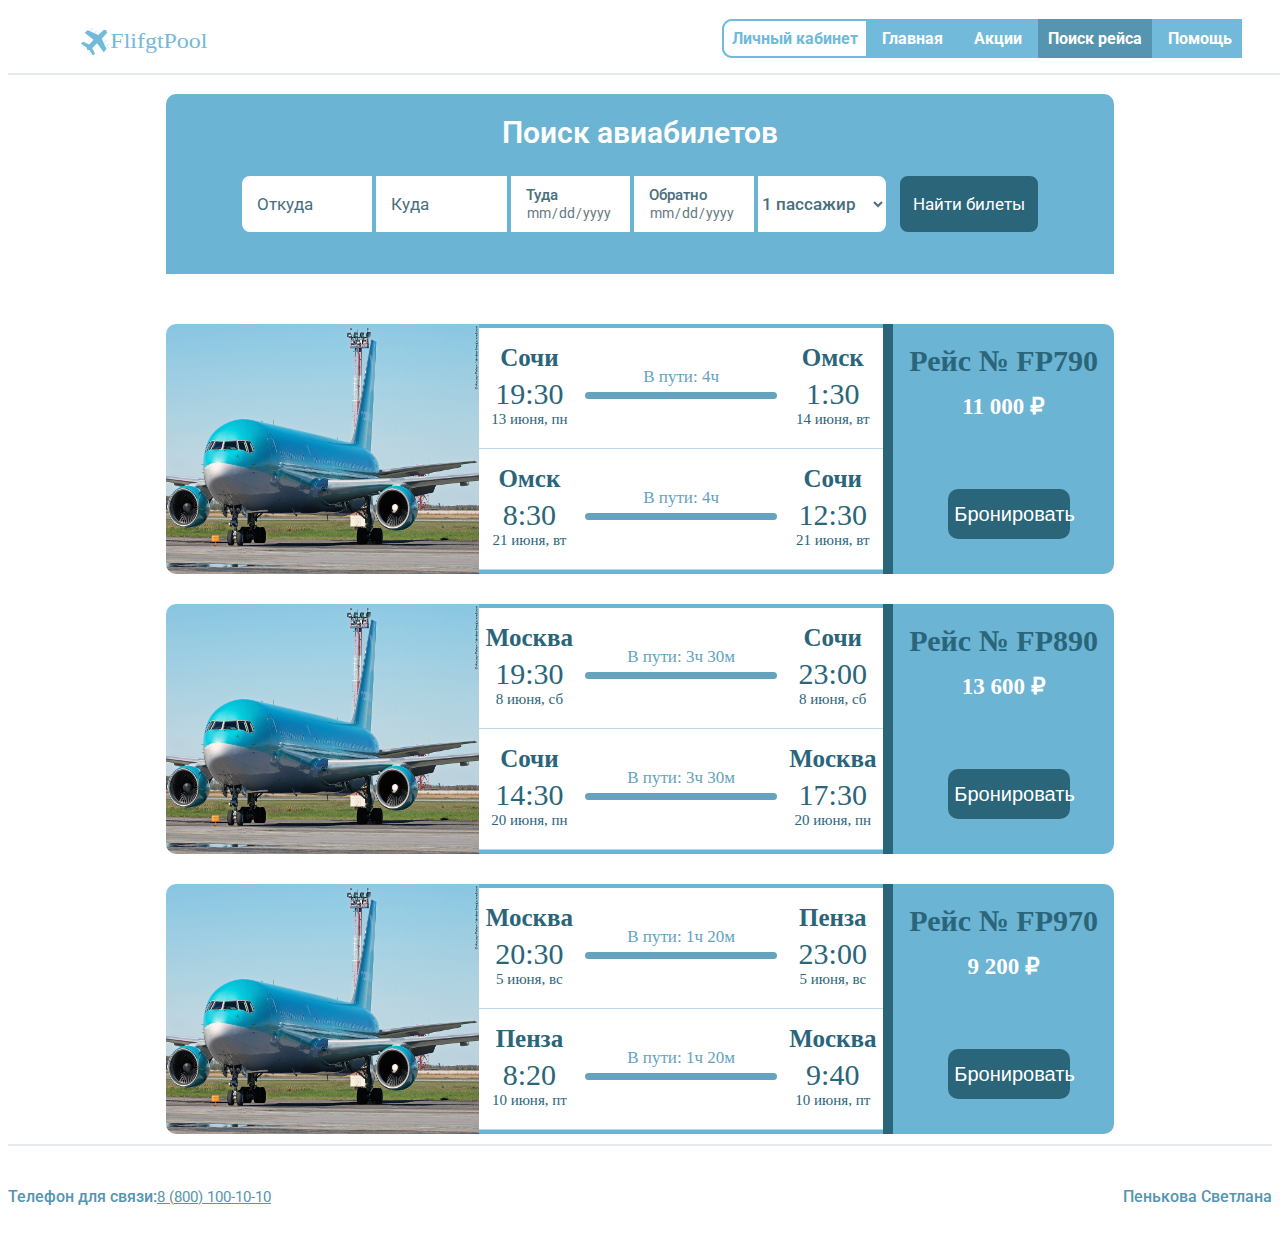
<file: bilet.html>
<!DOCTYPE html>
<html lang="en">
<head>
    <link rel="stylesheet" href="cssindex.css">
    <link rel="stylesheet" href="biletcss.css">
    <meta charset="UTF-8">
    <meta name="viewport" content="width=device-width, initial-scale=1.0">
    <title>Document</title>
</head>
<body>
    <header class="header">
        <div class="test-logo">
            <img src="logo.svg" />
        </div>
        <h3 class="slog">Мы сближаем города, вы – живете там, где хотите!</h3>
        <nav class="nav-links">
            <form action = "vxod.html"> <button class="test-nav-4">Личный кабинет</button></form> 
          <button  class="blue" ><a href="index.html" class="url">Главная</button>
          <button id="test-nav-1" class="blue"><a href="#action" class="url">Акции</a></button>
          <button id="test-nav-2" class="blue" id="glav"><a href="bilet.html"  class="url">Поиск рейса</a></button>
          <button class="blue" for="help"><a href="help" class="url">Помощь </a></button>
         </nav>
      </header>
      <hr>
    <div>
        <h1>Поиск авиабилетов</h1>
        <form class="search" action="bilet.html">
            <input type="text" class="test-0-fd" placeholder="Откуда"  required="required"/>
            <input type="text" class="test-0-fa" placeholder="Куда" required="required"/>
            <input class="test-0-fdt-" type="date"  required="required" />
            <input class="test-0-fat" type="date"   required="required"/>
            <select class="test-0-fnp">
                <option> 1 пассажир</option>
                <option> 2 пассажира</option>
                <option> 3 пассажира</option>
                <option> 4 пассажира</option>
                <option> 5 пассажиров</option>
                <option> 6 пассажиров</option>
                <option> 7 пассажиров</option>
                <option> 8 пассажиров</option>
            </select>
           <button class="test-0-fbs">Найти билеты</button></form>

    </div>

    <div class="bilet">
        <img src="aibas1.jpg" class="test-4-ab">
        <div class="inf">
                <div class="inf_pol">
                    <div class="vilet">
                        <p class="city">Сочи</p>
                        <p class="test-4-dt">19:30</p>
                        <p class="test-4-dd">13 июня, пн</p>
                    </div>
                    <div class="put">
                        <p class="test-4-ft"> В пути: 4ч</p>
                        <div class="put_img"></div>
                    </div>
                    <div class="prilet">
                        <p class="city">Омск</p>
                        <p class="test-4-at">1:30</p>
                        <p class="test-4-dd">14 июня, вт</p>
                    </div>
                </div>
                <div class="inf_pol">
                    <div class="vilet">
                        <p class="city">Омск</p>
                        <p class="test-4-dt">8:30</p>
                        <p class="test-4-dd">21 июня, вт</p>
                    </div>
                    <div class="put">
                        <p class="test-4-ft"> В пути: 4ч</p>
                        <div class="put_img"></div>
                    </div>
                    <div class="prilet">
                        <p class="city">Сочи</p>
                        <p class="test-4-at">12:30</p>
                        <p class="test-4-dd">21 июня, вт</p>
                    </div>
                </div>
        </div>
        <div class="bron_block">
            <p class="test-4-fn"> Рейс № FP790</p>
            <p class="test-4-fp">11 000 ₽</p>
            <hr>
            <form action="vxod.html"><button class="test-4-bsb">Бронировать</button></form>
        </div>
    </div>

    <div class="bilet">
        <img src="aibas1.jpg" class="test-4-ab">
        <div class="inf">
                <div class="inf_pol">
                    <div class="vilet">
                        <p class="city">Москва</p>
                        <p class="test-4-dt">19:30</p>
                        <p class="test-4-dd">8 июня, сб</p>
                    </div>
                    <div class="put">
                        <p class="test-4-ft"> В пути: 3ч 30м</p>
                        <div class="put_img"></div>
                    </div>
                    <div class="prilet">
                        <p class="city">Сочи</p>
                        <p class="test-4-at">23:00</p>
                        <p class="test-4-dd">8 июня, сб</p>
                    </div>
                </div>
                <div class="inf_pol">
                    <div class="vilet">
                        <p class="city">Сочи</p>
                        <p class="test-4-dt">14:30</p>
                        <p class="test-4-dd">20 июня, пн</p>
                    </div>
                    <div class="put">
                        <p class="test-4-ft"> В пути: 3ч 30м</p>
                        <div class="put_img"></div>
                    </div>
                    <div class="prilet">
                        <p class="city">Москва</p>
                        <p class="test-4-at">17:30</p>
                        <p class="test-4-dd">20 июня, пн</p>
                    </div>
                </div>
        </div>
        <div class="bron_block">
            <p class="test-4-fn"> Рейс № FP890</p>
            <p class="test-4-fp">13 600 ₽</p>
            <hr>
            <form action="vxod.html"><button class="test-4-bsb">Бронировать</button></form>
        </div>
    </div>

      <div class="bilet">
        <img src="aibas1.jpg" class="test-4-ab">
        <div class="inf">
                <div class="inf_pol">
                    <div class="vilet">
                        <p class="city">Москва</p>
                        <p class="test-4-dt">20:30</p>
                        <p class="test-4-dd">5 июня, вс</p>
                    </div>
                    <div class="put">
                        <p class="test-4-ft"> В пути: 1ч 20м</p>
                        <div class="put_img"></div>
                    </div>
                    <div class="prilet">
                        <p class="city">Пенза</p>
                        <p class="test-4-at">23:00</p>
                        <p class="test-4-dd">5 июня, вс</p>
                    </div>
                </div>
                <div class="inf_pol">
                    <div class="vilet">
                        <p class="city">Пенза</p>
                        <p class="test-4-dt">8:20</p>
                        <p class="test-4-dd">10 июня, пт</p>
                    </div>
                    <div class="put">
                        <p class="test-4-ft"> В пути: 1ч 20м</p>
                        <div class="put_img"></div>
                    </div>
                    <div class="prilet">
                        <p class="city">Москва</p>
                        <p class="test-4-at">9:40</p>
                        <p class="test-4-dd">10 июня, пт</p>
                    </div>
                </div>
        </div>
        <div class="bron_block">
            <p class="test-4-fn"> Рейс № FP970</p>
            <p class="test-4-fp">9 200 ₽</p>
            <hr>
            <form action="vxod.html"><button class="test-4-bsb">Бронировать</button></form>
        </div>
    </div>




    <footer class="footer" id="help">
        <p>Телефон для связи:<a class="test-0-phone" href="tel:8 (800) 100-10-10">8 (800) 100-10-10</a></p>
        <p >   Пенькова Светлана</p>
    </footer>
</body>
</html>
</file>
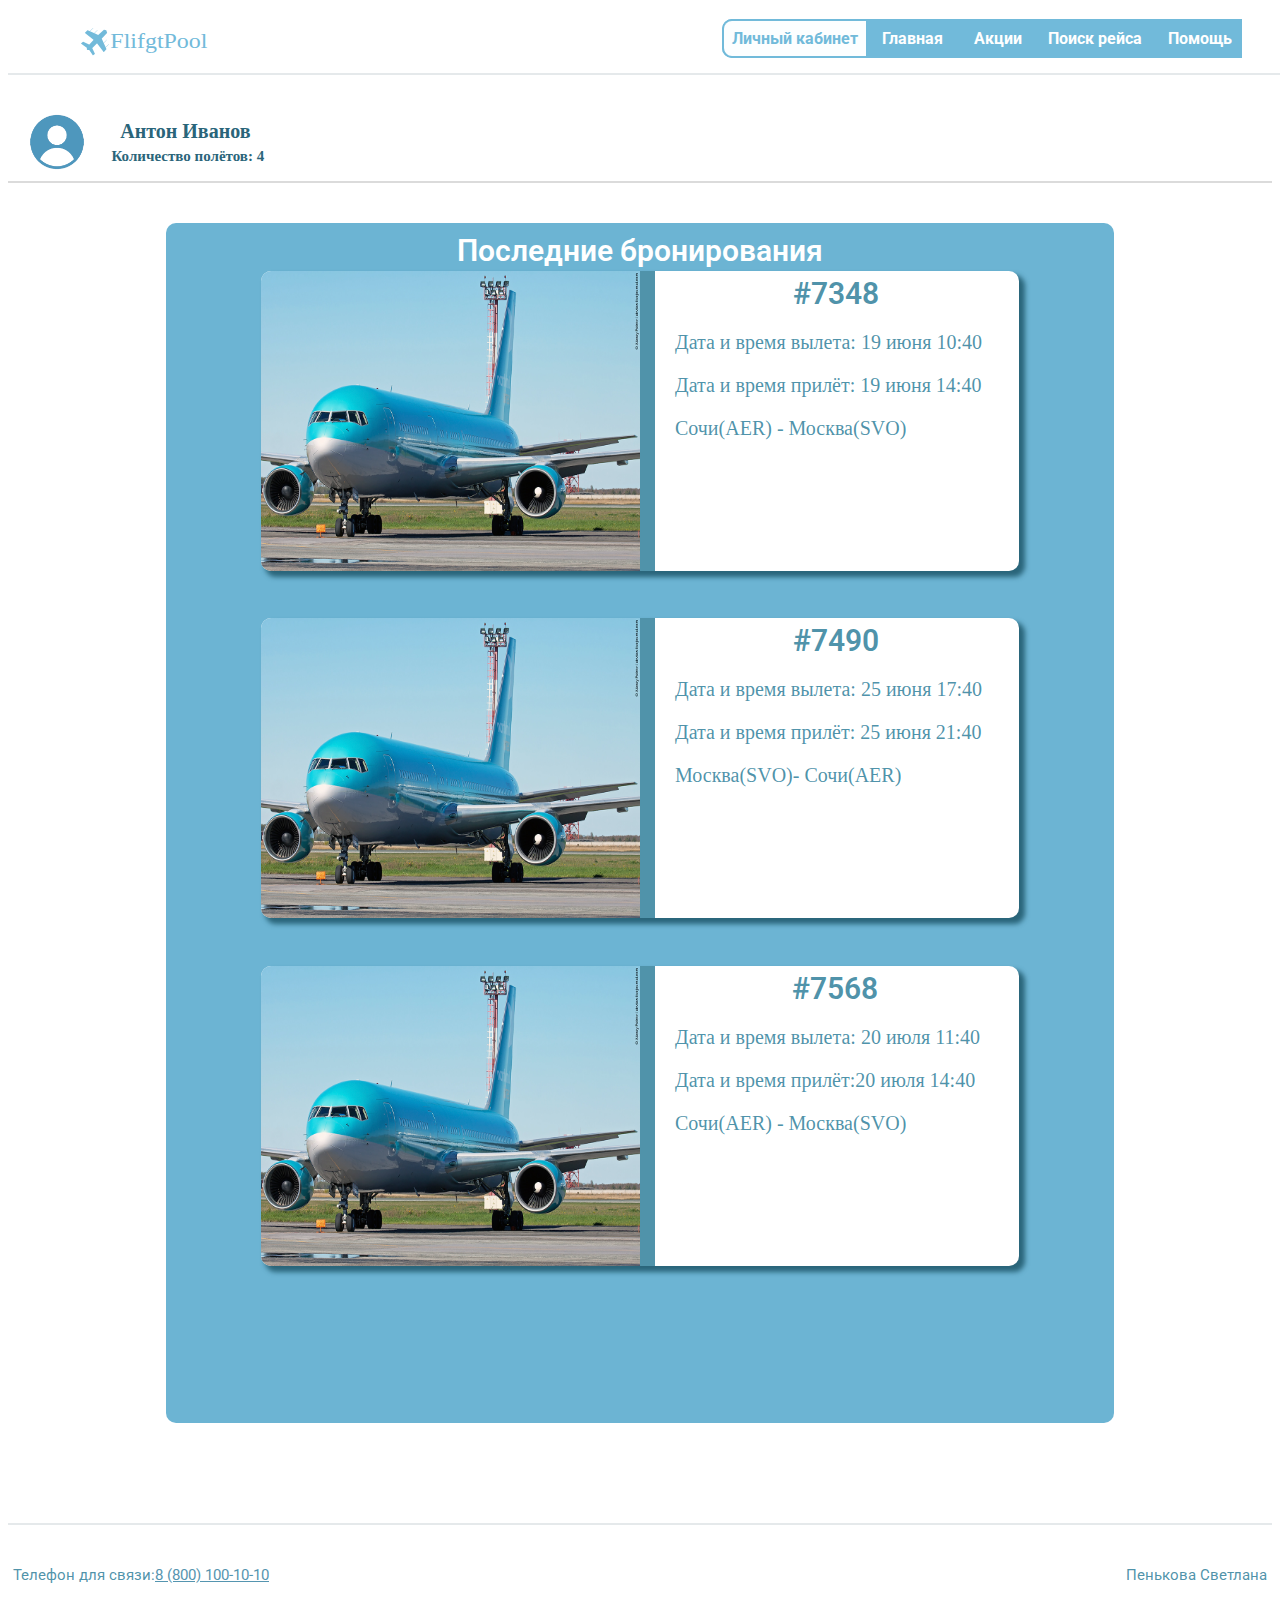
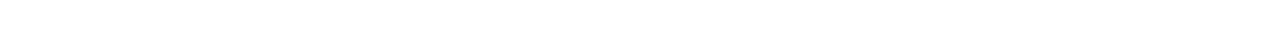
<file: lichn.html>
<!DOCTYPE html>
<html lang="en">
<head>
    <link rel="stylesheet" href="cssindex.css">
    <link rel="stylesheet" href="lichn.css">
    <link rel="stylesheet" type="css" href="mainBxSlider.css">
	<script src="https://ajax.googleapis.com/ajax/libs/jquery/1.11.3/jquery.min.js"></script>
	<script src="jquery.bxslider.js"></script>
	<link href="jquery.bxslider.css" rel="stylesheet" />
    <meta charset="UTF-8">
    <meta name="viewport" content="width=device-width, initial-scale=1.0">
    <title>Document</title>
</head>
<body>
    <header class="header">
        <div class="test-logo">
            <img src="logo.svg" />
        </div>
        <h3 class="slog">Мы сближаем города, вы – живете там, где хотите!</h3>
        <nav class="nav-links">
            <form action = "vxod.html"> <button class="test-nav-4">Личный кабинет</button></form> 
          <button  class="blue" id="glav"><a href="index.html" class="url">Главная</button>
          <button id="test-nav-1" class="blue"><a href="#action" class="url">Акции</a></button>
          <button id="test-nav-2" class="blue"><a href="bilet.html" class="url">Поиск рейса</a></button>
          <button class="blue" for="help"><a href="help" class="url">Помощь </a></button>
         </nav>
      </header>
      <hr>
 <div class="info">
    <img src="ava.png" class="ava"/> 
    <div>
        <p class="user">Антон Иванов</p>
        <p class="ball"> Количество полётов: 4</p>
       <hr>
    </div>
    
    <form action="index.html"><button class="knop">Выйти</button></form>
 </div>
 <div class="princ" >
    <h1 id="tr">Последние бронирования</h1>
    <hr>
    <div>
        <div class="acti">
            <img class="foto " src="aibas1.jpg">
            <div>
                    <h1 class="reis">#7348</h1>
                    <div class="ifob">
                        <p class="infbt_i">Дата и время вылета: 19 июня 10:40</p>
                        <p class="infbt">Дата и время прилёт: 19 июня 14:40</p>
                        <p class="infbt"> Сочи(AER) - Москва(SVO)</p>
                    </div>
            </div>   
        </div>
        <div class="acti">
            <img class="foto " src="aibas1.jpg">
            <div>
                    <h1 class="reis">#7490</h1>
                    <div class="ifob">
                        <p class="infbt_i">Дата и время вылета: 25 июня 17:40</p>
                        <p class="infbt">Дата и время прилёт: 25 июня 21:40</p>
                        <p class="infbt"> Москва(SVO)- Сочи(AER)  </p>
                    </div>
            </div>   
        </div>
        <div class="acti">
            <img class="foto " src="aibas1.jpg">
            <div>
                    <h1 class="reis">#7568</h1>
                    <div class="ifob">
                        <p class="infbt_i">Дата и время вылета: 20 июля 11:40</p>
                        <p class="infbt">Дата и время прилёт:20 июля 14:40</p>
                        <p class="infbt"> Сочи(AER) - Москва(SVO)</p>
                    </div>
            </div>   
        </div>   
    </div>  
</div>
<footer class="footer" id="help">
            <p>Телефон для связи:<a class="test-0-phone" href="tel:8 (800) 100-10-10">8 (800) 100-10-10</a></p>
            <p >   Пенькова Светлана</p>
        </footer>
</file>
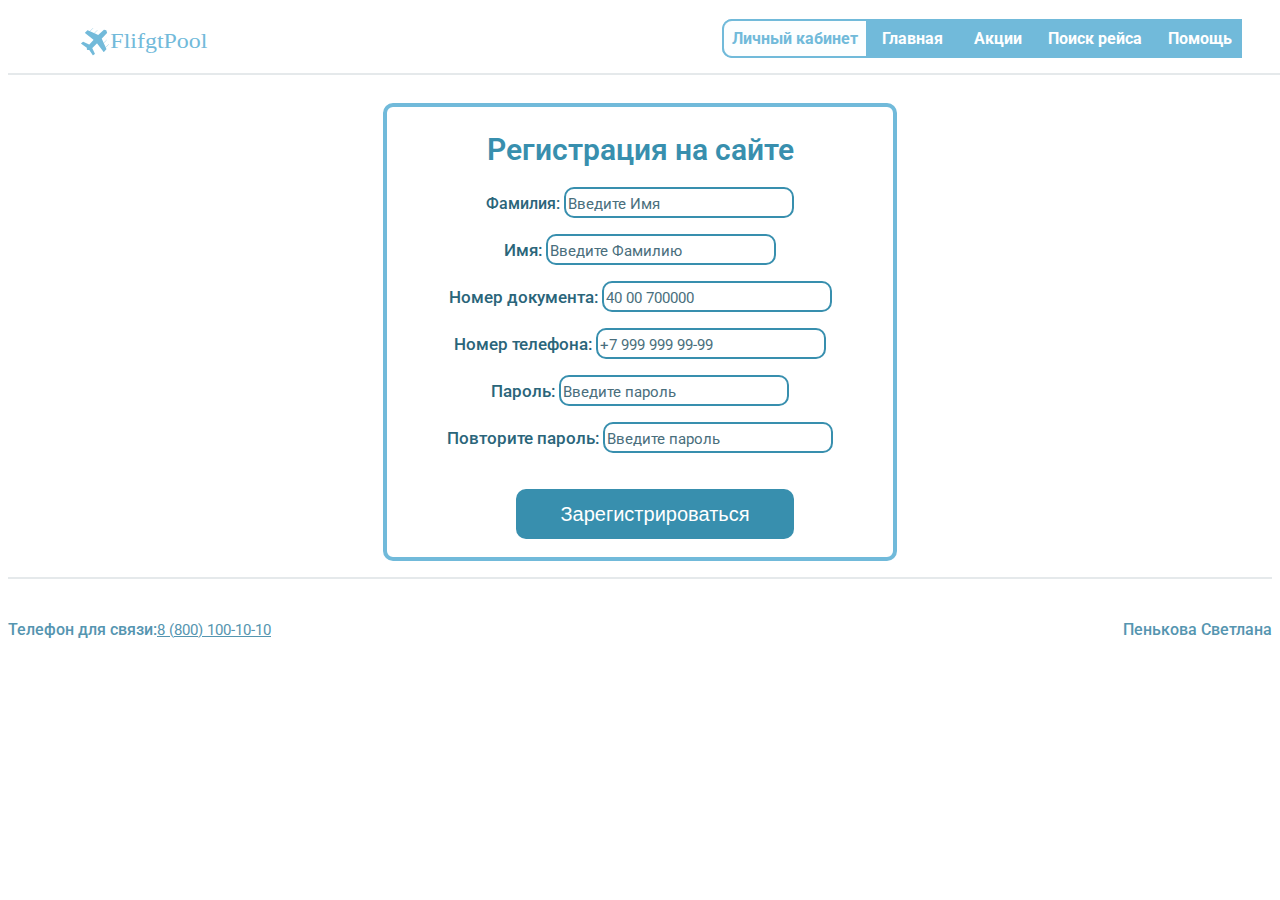
<file: registr.html>
<!DOCTYPE html>
<html lang="en">
<head>
    <link rel="stylesheet" href="cssindex.css">
    <link rel="stylesheet" href="registr.css">
    <meta charset="UTF-8">
    <meta name="viewport" content="width=device-width, initial-scale=1.0">
    <title>Document</title>
</head>
<body>
    <header class="header">
        <div class="test-logo">
            <img src="logo.svg" />
        </div>
        <h3 class="slog">Мы сближаем города, вы – живете там, где хотите!</h3>
        <nav class="nav-links">
          <form action = "vxod.html"> <button class="test-nav-4">Личный кабинет</button></form>
          <button  class="blue" ><a href="index.html" class="url">Главная</button>
          <button id="test-nav-1" class="blue"><a href="#action" class="url">Акции</a></button>
          <button id="test-nav-2" class="blue" id="glav"><a href="bilet.html"  class="url">Поиск рейса</a></button>
          <button class="blue" for="help"><a href="help" class="url">Помощь </a></button>
         </nav>
      </header>
      <hr>
      <div class="registr">
        <h1>Регистрация на сайте</h1>
        <form action="lichn.html">
            <div class="registr_block">
              <p><label class="test-2-last ">Фамилия: <input  type="text" placeholder="Введите Имя" maxlength="15" required="required"></label></p>
              <p><label class="test-2-name ">Имя: <input  type="text" placeholder="Введите Фамилию" maxlength="15" required="required"></p></p>
              <p><label class="test-2-doc ">Номер документа: <input  type="tel" placeholder="40 00 700000 " pattern="[0-9]{2} [0-9]{2} [0-9]{6}" required="required"></label></p>
              <p><label class="test-2-phone ">Номер телефона: <input  type="tel" placeholder="+7 999 999 99-99 " pattern="[+]7 [0-9]{3} [0-9]{3} [0-9]{2}-[0-9]{2}" required="required"></label></p>
              <p><label class="test-2-pass ">Пароль: <input  id="pass1" type="password" pattern="(?=.*\d)(?=.*[!$*]).{7,}"  placeholder="Введите пароль" maxlength="16" required="required"></label></p>
              <div id="pass-1"></div>
              <p><label class="test-2-pass2 ">Повторите пароль: <input class="modal-body-password-free" pattern="(?=.*\d)(?=.*[!$*]).{7,}"  id="pass2" type="password" placeholder="Введите пароль" maxlength="16" required="required"></label></p>
              <div id="pass-2"></div>
            <a href="lichn.html" class="vhod">
              <button class="button">Зарегистрироваться</button>
            </a>
      </div></div>
      <hr>
      <script src="main.js"></script>
      <footer class="footer" id="help">
        <p>Телефон для связи:<a class="test-0-phone" href="tel:8 (800) 100-10-10">8 (800) 100-10-10</a></p>
        <p >   Пенькова Светлана</p>
    </footer>
</body>
</html>
</file>
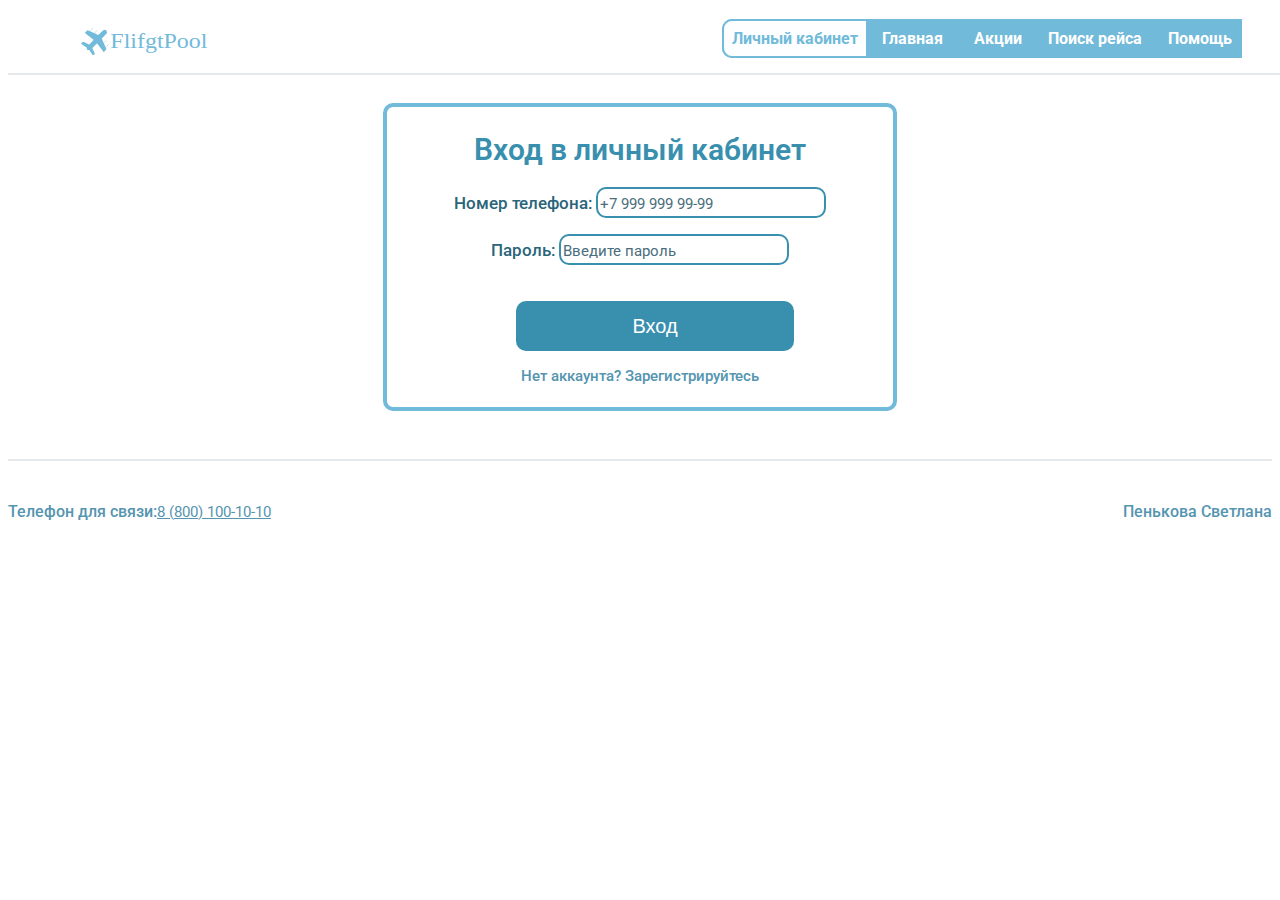
<file: vxod.html>
<!DOCTYPE html>
<html lang="en">
<head>
    <link rel="stylesheet" href="cssindex.css">
    <link rel="stylesheet" href="vxod.css">
    <meta charset="UTF-8">
    <meta name="viewport" content="width=device-width, initial-scale=1.0">
    <title>Document</title>
</head>
<body>
    <header class="header">
        <div class="test-logo">
            <img src="logo.svg" />
        </div>
        <h3 class="slog">Мы сближаем города, вы – живете там, где хотите!</h3>
        <nav class="nav-links">
         <form action = "vxod.html"> <button class="test-nav-4">Личный кабинет</button></form> 
          <button  class="blue" ><a href="index.html" class="url">Главная</button>
          <button id="test-nav-1" class="blue"><a href="#action" class="url">Акции</a></button>
          <button id="test-nav-2" class="blue" id="glav"><a href="bilet.html"  class="url">Поиск рейса</a></button>
          <button class="blue" for="help"><a href="help" class="url">Помощь </a></button>
         </nav>
      </header>
      <hr>
      <div class="registr">
        <h1>Вход в личный кабинет</h1>
        <form action="lichn.html">
            <div class="registr_block">
              <p><label class="test-2-phone ">Номер телефона: <input class="modal-body-nomer-free" type="tel" placeholder="+7 999 999 99-99 " pattern="[+]7 [0-9]{3} [0-9]{3} [0-9]{2}-[0-9]{2}" required="required"></label></p>
              <p><label class="test-2-pass ">Пароль: <input class="modal-body-password-two" type="password" placeholder="Введите пароль" maxlength="16" required="required"></label></p>
              <div id="pass-1"></div>
            <a href="lichn.html" class="vhod">
                <button class="button">Вход</button>
              </a>
          <p> <a href="registr.html" class="vhod">
               Нет аккаунта? Зарегистрируйтесь
              </a></p> 
      </div></div>
      <script src="main.js"></script>
      <hr><hr><hr><hr><hr>
 <footer class="footer" id="help">
        <p>Телефон для связи:<a class="test-0-phone" href="tel:8 (800) 100-10-10">8 (800) 100-10-10</a></p>
        <p >   Пенькова Светлана</p>
</footer>
</body>
</html>
</file>
<file: cssindex.css>
@font-face {
  font-family: Roboto;
  src: url(Roboto.ttf);
}
@font-face {
  font-family: Solena;
  src: url(Solena-Regular.otf);
}
@media (min-width:1px) and (max-width:1430px) {
  .slog{
      display:none;
  }
}
@media (min-width:1px) and (max-width:850px) {
  .nav-links{
      position: fixed;
  }
  .test-logo{
    
  }
}
.url{
  text-decoration: none;
  color:rgb(255, 255, 255);
}
.url:active{
  color:rgb(255, 255, 255);
}
.header {
    background-color:white;
    color: rgb(113, 186, 218);
    padding: 5px 10px 10px 10px;
    display: flex;
    align-items: center;
    justify-content: center;
    width: 100%;
    margin: auto;
    margin-bottom: 20px;
    height: 50px;
    border-bottom:2px solid rgba(86, 110, 121, 0.151)  ;
  }
  
  .nav-links {
    width: 520px;
    background: rgb(113, 186, 218);
    height: 39px;
    display: flex;
    margin-left: auto;
    margin-right: 40px;
    align-items: center;
    justify-content: space-between;
    border-radius: 10px 0px 0px 10px;
  }
  
  .nav-links button {
    padding: 10px;
    font-size: 16px;
    background: rgb(113, 186, 218);
    color: white;
    text-decoration: none;
    font-family: "Roboto";
    font-weight: 700;
    margin-right: 0px;
    border: none;
  }
  .nav-links button:active{
    background-color: rgb(85, 149, 176);
  }
  .nav-links button:not(.blue) {
    padding: 8px;
    color:  rgb(113, 186, 218);
    background: rgb(252, 254, 255);
    border: 2px solid rgb(113, 186, 218);
    border-right: none;
    border-radius: 10px 0px 0px 10px;
    border-right:none;
    cursor: pointer;
  }
  button.test-nav-4:active {
    color: rgb(85, 149, 176);
  }

.test-logo{
  width: 20%;
  margin-right: 10px;
  margin-top: 40px;
  padding: 0px;
  }
.slog {
 text-align: center;
 font-family: "Solena";
 font-size: 37px;
 font-weight: 500;
}
.footer{
  background-color:white;
  color:  rgb(85, 149, 176);
  padding: auto;
  display: flex;
  font-family: "Roboto";
  font-weight: 500;
  align-items: center;
  justify-content: space-between;
  width: 100%;
  margin-right: 20px;
  height: 100px;
  border-top:2px solid rgba(86, 110, 121, 0.151)  ;
}
.test-0-phone{
  font-family: "Roboto";
  font-size: 15px;
  font-weight: 400;
  color:  rgb(85, 149, 176);
}

hr{
  border: white;
}
</file>
<file: biletcss.css>
@font-face {
    font-family: Roboto;
    src: url(Roboto.ttf);
  }
 
  hr{
    border: white;
  }
 #test-nav-2{
    background-color: rgb(85, 149, 176);
    border-left: none;
 }
.search{
    background-color:rgb(108, 180, 211);
    padding-top: 80px ;
    padding-bottom: -30px;
    display: flex;
    justify-content: center;
    width: 75%;
    height: 100px;
    margin: auto;
    margin-top: 10px;
    margin-bottom: 30px;
    border-radius: 10px 10px 0 0;
    appearance: none;
}

h1{
    padding: auto;
    margin-bottom: -66px;
    text-align: center;
    color:rgb(255, 255, 255);
    font-weight: 600;
    font-family:"Roboto" ;
    font-size: 30px;
}

.test-0-fnp{
    border: 2px solid rgb(108, 180, 211);
    color: rgb(73, 110, 124);
    font-family:"Roboto";
    font-size: 17px;
    font-weight: 500;
    background-color: rgb(255, 255, 255);
    width: 14%;
    height: 60px;
    border-radius:0 10px 10px 0px;
    text-wrap: nowrap;
}
.test-0-fnp:focus{
    outline: rgb(108, 180, 211);
}
.test-0-fd:focus{
    outline: rgb(108, 180, 211);
}
.test-0-fa:focus{
    outline: rgb(108, 180, 211);
}
.test-0-fd{
    border: 2px solid rgb(108, 180, 211);
    font-family:"Roboto";
    background-color: rgb(255, 255, 255);
    width: 12%;
    height: 54px;
    font-size: 17px;
    font-weight: 500;
    color: rgb(73, 110, 124);
    padding-left: 15px;
    border-radius:10px 0px 0px 10px;
    text-wrap: nowrap;
}
.test-0-fdt-{
    border: 2px solid rgb(108, 180, 211);
    font-family:"Roboto";
    background-color: rgb(255, 255, 255);
    width: 11%;
    height: 56px;
    font-size: 14px;
    font-weight: 400;
    color: rgb(102, 121, 128);
    padding-left: 15px;
    white-space: nowrap;
    appearance: none;
}

.test-0-fat{
    border: 2px solid rgb(108, 180, 211);
    font-family:"Roboto";
    background-color: rgb(255, 255, 255);
    width: 11%;
    height: 56px;
    font-size: 14px;
    font-weight: 400;
    color: rgb(102, 121, 128);
    padding-left: 15px;
    text-wrap: nowrap;
}
.test-0-fat:focus{
    outline: rgb(108, 180, 211);
}
.test-0-fdt-{
    outline: rgb(108, 180, 211);
}
input::-webkit-calendar-picker-indicator {
    opacity: 0;
}
.test-0-fat:before { 
    content: "Обратно";
    font-size: 15px;
    font-weight: 500;
    color:rgb(73, 110, 124);
}
.test-0-fdt-:before { 
    content: "Туда";
    font-size: 15px;
    font-weight: 500;
    color:rgb(73, 110, 124);
}
input[type="date"]:focus::before {
    content: "";
}
.test-0-fa{
    border: 2px solid rgb(108, 180, 211);
    font-family:"Roboto";
    background-color: rgb(255, 255, 255);
    width: 12%;
    height: 54px;
    font-size: 17px;
    font-weight: 500;
    color: rgb(73, 110, 124);
    padding-left: 15px;
    text-wrap: nowrap;
}
::placeholder{
    font-family:"Roboto";
    font-size: 17px;
    font-weight: 400;
    color: rgb(73, 110, 124);
}
.test-0-fbs{
    margin-left: 10px;
    font-family:"Roboto";
    font-size: 17px;
    font-weight: 400;
    color: rgb(255, 255, 255);
    border: 2px solid rgb(108, 180, 211);
    border-radius: 10px;
    width: 15%;
    height: 60px;
    background-color:  rgb(42, 101, 122);
    text-wrap: nowrap;
}
.test-0-fbs:active{
    background-color:  rgb(43, 107, 131)
}
.bilet{
    padding-top: 20px;
    padding-bottom: 10px;
    width: 75%;
    border-radius:10px;
    margin: auto;
    height: 250px;
    display: flex;
}
.test-4-ab{
    width: 33%;
    height: 250px;
    border-radius:10px 0 0px 10px;
    border: 4px solid rgb(108, 180, 211);
    border:none;
}
.inf{
    display: inline;
    width: 55%;
    height: 242px;
    border: 4px solid rgb(108, 180, 211);
    border-left:none;
    border-right:none;
}
.inf_pol{
    height: 120px;
    border-bottom: 1px solid rgba(108, 180, 211, 0.495);
    display: flex;
}
.bron_block{
    background-color: rgb(108, 180, 211);
    width: 30%;
    border-radius:0px 10px 10px 0px;
    display: flex;
    flex-direction: column;
    border-left:10px solid  rgb(42, 101, 122);
}
.test-4-fn{
    text-align: center;
    font-weight: 600;
    color: rgb(42, 101, 122);
    font-size: 30px;
    margin-top: 20px;
}
.test-4-fp{
    margin-top: -15px;
    text-align: center;
    font-weight: 600;
    color:rgb(255, 255, 255);
    font-size: 23px;
}
.test-4-bsb{
    text-align: center;
    width: 55%;
    background:  rgb(42, 101, 122);
    color:rgb(255, 255, 255);
    font-size: 20px;
    height: 50px;
    border:none;
    margin-left: 55px;
    margin-top: 30px;
    border-radius: 10px;
}
.test-4-bsb:active{
    background-color:  rgb(43, 107, 131)
}
.vilet{
    display: flex;
    width: 25%;
    flex-direction: column;
    align-items:center;
    justify-content: center;

}
.test-4-dt{
    color:  rgb(42, 101, 122);
    text-align: center;
    font-size: 30px;
    margin-top: -20px;
}
.test-4-dd{
    color:  rgb(42, 101, 122);
    text-align: center;
    font-size: 15px;
    margin-top: -30px;  
}
.city{
    color:  rgb(42, 101, 122);
    text-align: center;
    font-size: 25px;
    font-weight: 600;
    margin-top: 10px;
}
.test-4-ft{
    color:  rgb(101, 162, 189);
    text-align: center;
    font-size: 17px;
    margin-top: -30px; 
    margin-bottom: -5px;
}
.put{
    display: flex;
    width: 50%;
    flex-direction: column;
    align-items:center;
    justify-content: center;
}
.put_img{
    height: 7px;
    background-color: rgb(101, 162, 189);
    width: 95%;
    margin-top: 10px;
    margin-bottom: -20px;
    border-radius:10px;
}
.prilet{
    display: flex;
    width: 25%;
    flex-direction: column;
    align-items:center;
    justify-content: center;
}
.test-4-at{
    color:  rgb(42, 101, 122);
    text-align: center;
    font-size: 30px;
    margin-top: -20px;
    align-items:center;
}
</file>
<file: lichn.css>
.info{
    width: 100%;
    justify-content:left;
    align-items: center;
    display: flex;
    border-bottom: 2px solid rgba(128, 128, 128, 0.284);
}
.ava{
    width: 7%;;
    margin-left: 5px;
    filter: brightness(130%);
    opacity: 0.7;

}
.user{
    margin-top: 17px;
    text-align: center;
    font-size: 20px;
    font-weight: 700;
    color: rgb(42, 101, 122);
    margin-right: auto;
}
.ball{
    margin-top: 1px;
    margin-left: 10px;
    text-align: center;
    font-size: 15px;
    font-weight: 600;
    color: rgb(42, 101, 122);
    margin-right: auto;
}
.knop{
    margin-left: 10px;
    font-family:"Roboto";
    font-size: 17px;
    font-weight: 400;
    color: rgb(255, 255, 255);
    border: none;
    border-radius: 10px;
    width: 100%;
    height: 30px;
    background-color:  rgb(42, 101, 122);
    text-wrap: nowrap;
    margin-top: 30px;
    margin-left: 1700%;
}
p{
    font-size: 15px;
    font-weight: 400;
    color: rgba(48, 127, 155, 0.849);
    text-align: center;
    margin: 5px;
}
.princ{
    background-color:rgb(108, 180, 211);
    display: block;
    justify-content: center;
    width: 75%;
    height: 1200px;
    align-items: center;
    margin:auto;
    margin-bottom: 100px;
    margin-top: 40px;
    border-radius:10px;
}
.acti{
    width: 80%;
    height: 300px;
    background-color: rgb(255, 255, 255);
    display: flex; 
    margin-top: 10%;
    margin-left:10% ;
    margin-bottom: -5%;
    border-radius: 10px;
    box-shadow: 5px 5px 5px 1px  rgb(42, 101, 122) ;
    text-wrap: nowrap;
}
.foto{
    border-radius:10px 0 0px 10px;
    border-right:15px solid rgba(48, 127, 155, 0.849);
    width:50%;
}
h1{
    padding: auto;
    padding-top: 10px;
    margin-bottom: -100px;
    text-align: center;
    color:rgb(255, 255, 255);
    font-weight: 600;
    font-family:"Roboto" ;
    font-size: 30px;
}
.reis{
    color: rgba(48, 127, 155, 0.849);
    text-align: center;
    margin-top: -5px;
    margin-left: 30px;
}
.infob{
    align-items:left;
    margin: auto;
    margin-top: 100px;
}
.infbt{
    font-size: 20px;
    font-weight: 500;
    color: rgba(48, 127, 155, 0.849);
    text-align: justify;
    margin-top: 20px;
    margin-left: 20px;
}
.infbt_i{
    font-size: 20px;
    font-weight: 500;
    color: rgba(48, 127, 155, 0.849);
    text-align: justify;
    margin-top: 120px;
    margin-left: 20px;
}
</file>
<file: mainBxSlider.css>
* {box-sizing: border-box;}
ul {
  margin: 0;
  padding: 0;
  list-style: none;
}
.bx-wrapper {

  width: 440px;
  margin:  auto;
  position: relative;
  display: inline-block;
}
.bx-wrapper img {
  width: 60%;
  max-width: 50%;
  
}
</file>
<file: registr.css>
.registr{
    width: 40%;
    height: 450px;
    border: 4px solid  rgb(113, 186, 218);
    border-radius: 10px;
    align-items: center;
    justify-content: center;
    margin: auto;
}
h1{
    margin-top: 25px;
    text-align: center;
    font-family:"Roboto" ;
    font-size: 30px;
    font-weight: 600;
    color:  rgb(56, 143, 174);
}
::placeholder{
    font-family:"Roboto";
    font-size: 15px;
    font-weight: 400;
    color: rgb(73, 110, 124);
}
.registr_block{
    align-items:center;
    text-align: center;
}
.test-2-last{
    margin-top: 25px;
    text-align: center;
    font-family:"Roboto" ;
    font-size: 217x;
    font-weight: 500;
    color:   rgb(42, 101, 122);
}
.test-2-doc{
    margin-top: 25px;
    text-align: center;
    font-family:"Roboto" ;
    font-size: 17px;
    font-weight: 500;
    color:   rgb(42, 101, 122);
}
.test-2-name{
    margin-top: 25px;
    text-align: center;
    font-family:"Roboto" ;
    font-size: 17px;
    font-weight: 500;
    color:   rgb(42, 101, 122);
}
.test-2-pass{
    margin-top: 25px;
    text-align: center;
    font-family:"Roboto" ;
    font-size: 17px;
    font-weight: 500;
    color:    rgb(42, 101, 122);
}
.test-2-pass2{
    margin-top: 25px;
    text-align: center;
    font-family:"Roboto" ;
    font-size: 17px;
    font-weight: 500;
    color:   rgb(42, 101, 122);
}
.test-2-phone{
    margin-top: 25px;
    text-align: center;
    font-family:"Roboto" ;
    font-size: 17px;
    font-weight: 500;
    color:    rgb(42, 101, 122);
}
input{
    border: 2px solid rgb(56, 143, 174);
    height: 25px;
    border-radius:10px;
    color:   rgb(56, 143, 174);
    font-family:"Roboto" ;
    font-size: 17px;
    font-weight: 500;
}
input:focus{
    border: 2px solid rgb(56, 143, 174);
    outline: rgb(108, 180, 211);
}
.button{
    text-align: center;
    width: 55%;
    background: rgb(56, 143, 174);
    color:rgb(255, 255, 255);
    font-size: 20px;
    height: 50px;
    border:none;
    border-radius: 10px;
    margin-top: 20px;
    margin-left: 30px;
}
.button:active{
    background-color:  rgb(43, 107, 131);
}
</file>
<file: vxod.css>
.registr{
    width: 40%;
    height: 300px;
    border: 4px solid  rgb(113, 186, 218);
    border-radius: 10px;
    align-items: center;
    justify-content: center;
    margin: auto;
}
h1{
    margin-top: 25px;
    text-align: center;
    font-family:"Roboto" ;
    font-size: 30px;
    font-weight: 600;
    color:  rgb(56, 143, 174);
}
::placeholder{
    font-family:"Roboto";
    font-size: 15px;
    font-weight: 400;
    color: rgb(73, 110, 124);
}
.registr_block{
    align-items:center;
    text-align: center;
}

.test-2-pass{
    margin-top: 25px;
    text-align: center;
    font-family:"Roboto" ;
    font-size: 17px;
    font-weight: 500;
    color:    rgb(42, 101, 122);
}

.test-2-phone{
    margin-top: 25px;
    text-align: center;
    font-family:"Roboto" ;
    font-size: 17px;
    font-weight: 500;
    color:    rgb(42, 101, 122);
}
input{
    border: 2px solid rgb(56, 143, 174);
    height: 25px;
    border-radius:10px;
    color:   rgb(56, 143, 174);
    font-family:"Roboto" ;
    font-size: 17px;
    font-weight: 500;
}
input:focus{
    border: 2px solid rgb(56, 143, 174);
    outline: rgb(108, 180, 211);
}
.button{
    text-align: center;
    width: 55%;
    background: rgb(56, 143, 174);
    color:rgb(255, 255, 255);
    font-size: 20px;
    height: 50px;
    border:none;
    border-radius: 10px;
    margin-top: 20px;
    margin-left: 30px;
}
.button:active{
    background-color:  rgb(43, 107, 131);
}
.vhod{
    font-family: "Roboto";
    font-weight: 500;
    text-decoration: none;
    color:  rgb(85, 149, 176);
    font-size: 15px;
}
</file>
